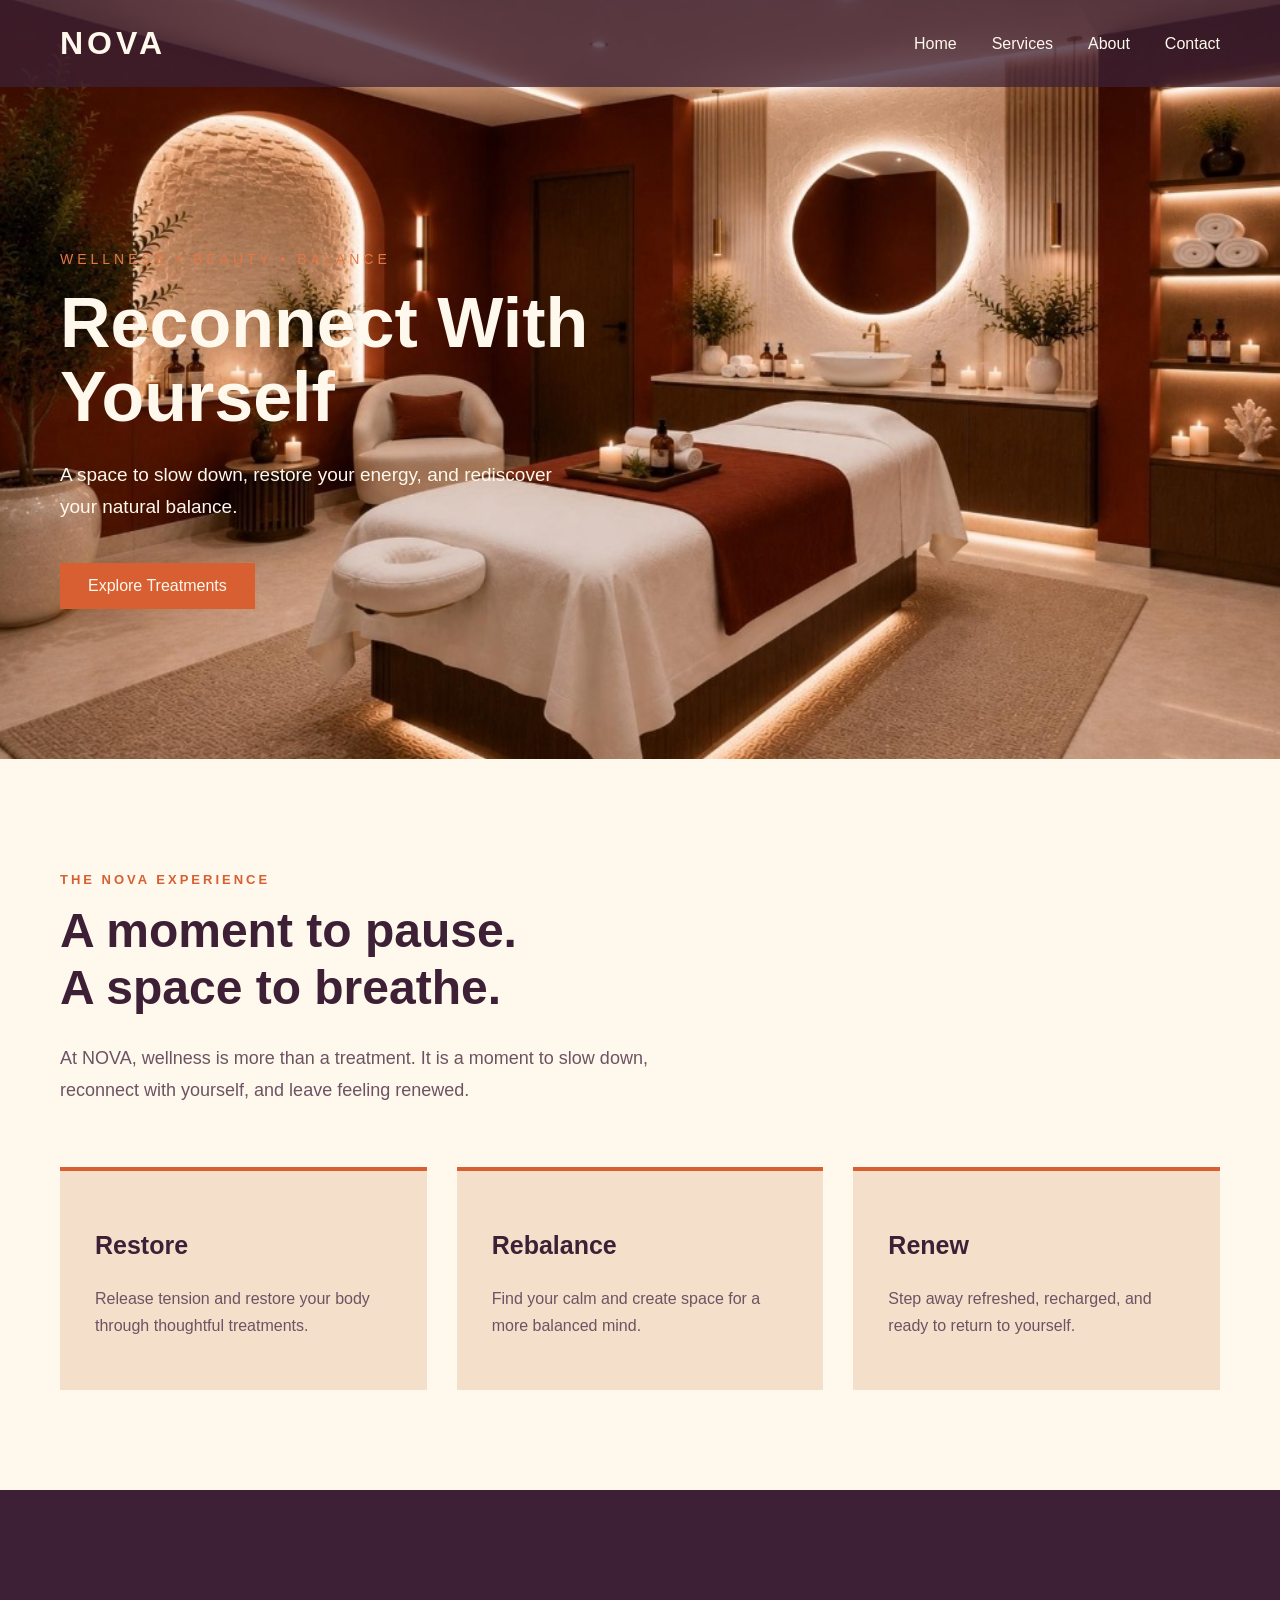
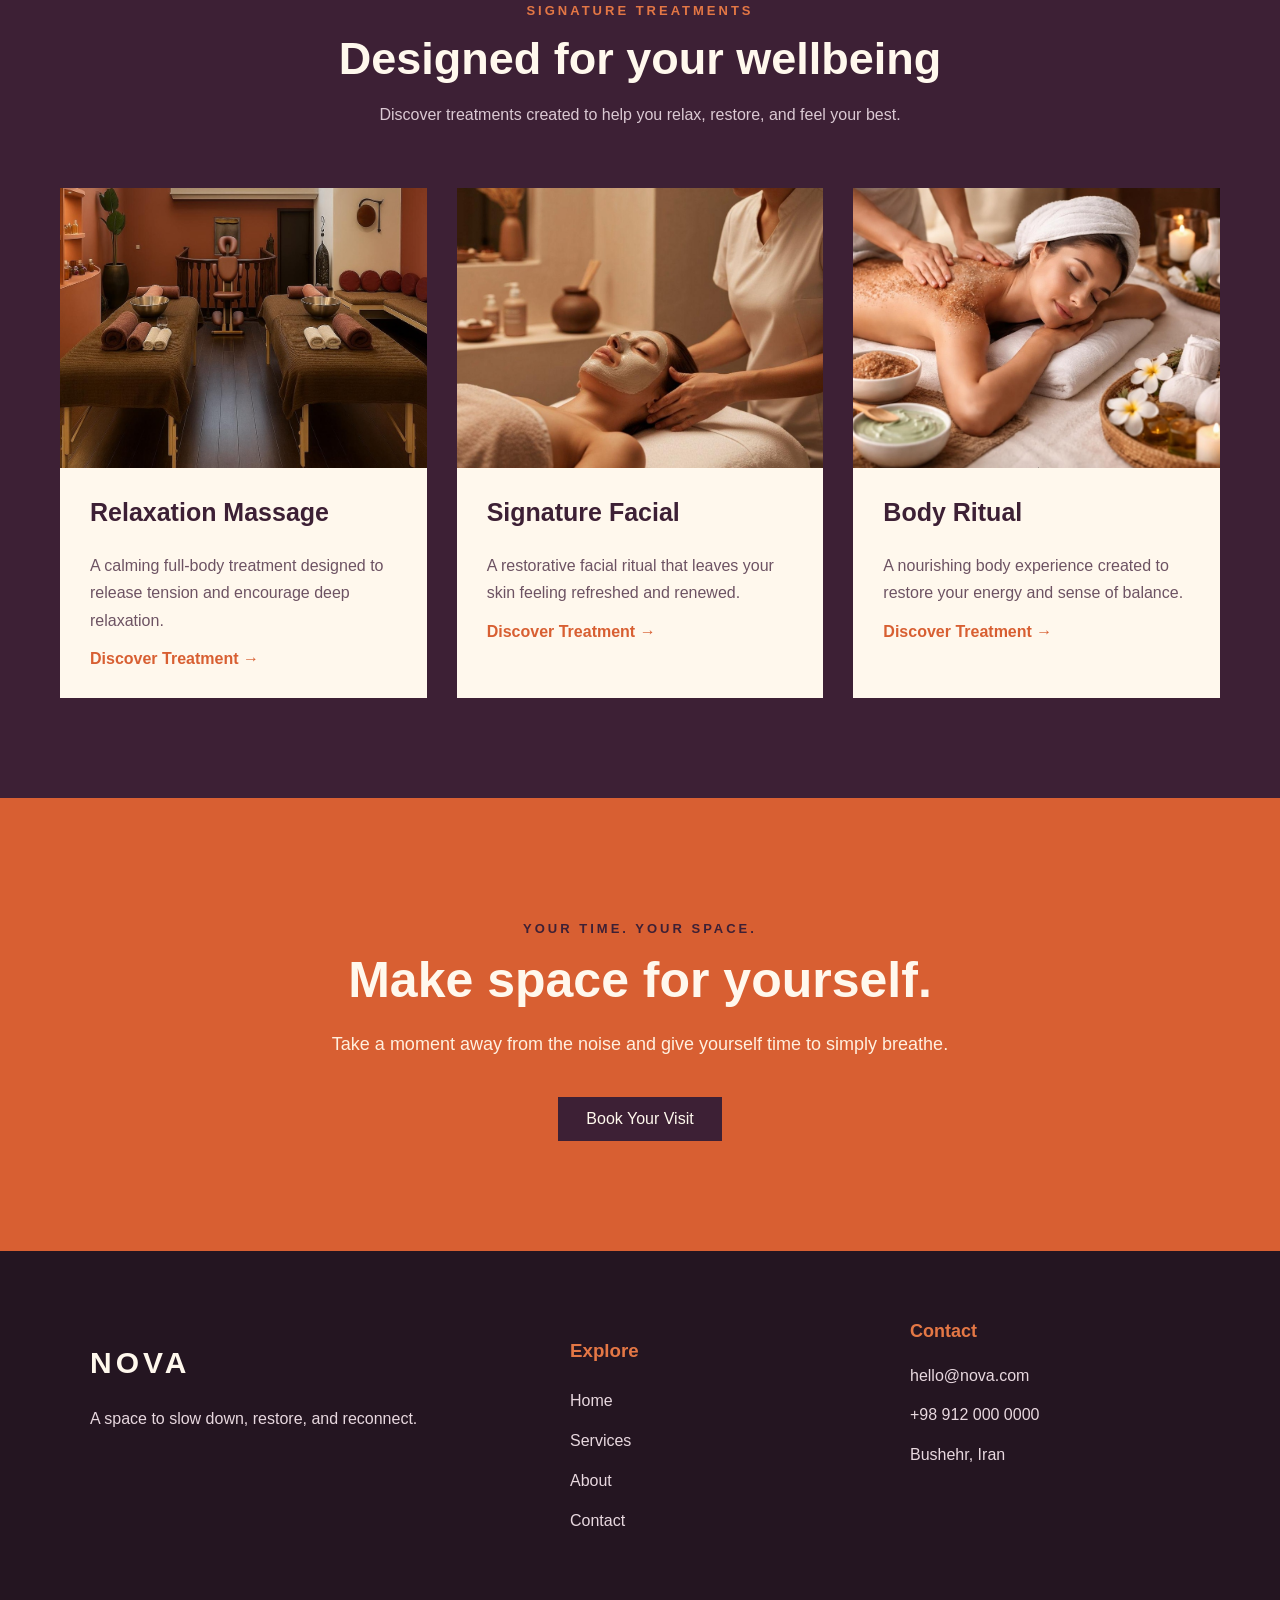
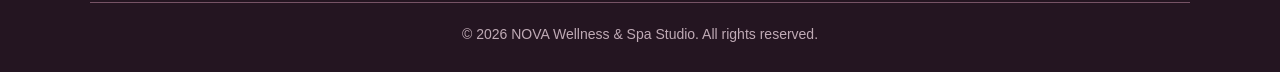
<file: index.html>
<!DOCTYPE html>
<html lang="en">

<head>
    <meta charset="UTF-8">
    <meta name="viewport" content="width=device-width, initial-scale=1.0">
    <title>NOVA — Wellness & Spa Studio</title>
    <link rel="stylesheet" href="style.css">
</head>

<body>
    <header class="hero">

    <nav class="navbar">

        <a href="index.html" class="logo">NOVA</a>

        <ul class="nav-links">
            <li><a href="index.html">Home</a></li>
            <li><a href="services.html">Services</a></li>
            <li><a href="about.html">About</a></li>
            <li><a href="contact.html">Contact</a></li>
        </ul>

    </nav>

    <div class="hero-content">

        <p class="hero-subtitle">WELLNESS • BEAUTY • BALANCE</p>

        <h1>Reconnect With<br>Yourself</h1>

        <p class="hero-text">
            A space to slow down, restore your energy,
            and rediscover your natural balance.
        </p>

        <a href="services.html" class="hero-button">Explore Treatments</a>

    </div>

</header>
<section class="intro">

    <div class="intro-content">

        <p class="section-label">THE NOVA EXPERIENCE</p>

        <h2>A moment to pause.<br>A space to breathe.</h2>

        <p class="intro-text">
            At NOVA, wellness is more than a treatment.
            It is a moment to slow down, reconnect with yourself,
            and leave feeling renewed.
        </p>

    </div>

    <div class="intro-features">

        <div class="feature-card">
            <h3>Restore</h3>
            <p>
                Release tension and restore your body
                through thoughtful treatments.
            </p>
        </div>

        <div class="feature-card">
            <h3>Rebalance</h3>
            <p>
                Find your calm and create space
                for a more balanced mind.
            </p>
        </div>

        <div class="feature-card">
            <h3>Renew</h3>
            <p>
                Step away refreshed, recharged,
                and ready to return to yourself.
            </p>
        </div>

    </div>

</section>
<section class="treatments">

    <div class="section-heading">
        <p class="section-label">SIGNATURE TREATMENTS</p>
        <h2>Designed for your wellbeing</h2>
        <p>
            Discover treatments created to help you
            relax, restore, and feel your best.
        </p>
    </div>

    <div class="treatment-grid">

        <div class="treatment-card">

            <div class="treatment-image">
                <img src="massage.jpg" alt="Relaxing massage treatment">
            </div>

            <div class="treatment-info">
                <h3>Relaxation Massage</h3>
                <p>
                    A calming full-body treatment designed
                    to release tension and encourage deep relaxation.
                </p>
                <a href="services.html">Discover Treatment →</a>
            </div>

        </div>


        <div class="treatment-card">

            <div class="treatment-image">
                <img src="facial.jpg" alt="Luxury facial treatment">
            </div>

            <div class="treatment-info">
                <h3>Signature Facial</h3>
                <p>
                    A restorative facial ritual that leaves
                    your skin feeling refreshed and renewed.
                </p>
                <a href="services.html">Discover Treatment →</a>
            </div>

        </div>


        <div class="treatment-card">

            <div class="treatment-image">
                <img src="body.jpg" alt="Wellness body treatment">
            </div>

            <div class="treatment-info">
                <h3>Body Ritual</h3>
                <p>
                    A nourishing body experience created
                    to restore your energy and sense of balance.
                </p>
                <a href="services.html">Discover Treatment →</a>
            </div>

        </div>

    </div>

</section>
<section class="cta">

    <div class="cta-content">

        <p class="section-label">YOUR TIME. YOUR SPACE.</p>

        <h2>Make space for yourself.</h2>

        <p>
            Take a moment away from the noise
            and give yourself time to simply breathe.
        </p>

        <a href="contact.html" class="cta-button">
            Book Your Visit
        </a>

    </div>

</section>
<footer class="footer">

    <div class="footer-content">

        <div class="footer-brand">
            <h2>NOVA</h2>
            <p>
                A space to slow down,
                restore, and reconnect.
            </p>
        </div>

        <div class="footer-links">
            <h3>Explore</h3>
            <a href="index.html">Home</a>
            <a href="services.html">Services</a>
            <a href="about.html">About</a>
            <a href="contact.html">Contact</a>
        </div>

         <div class="footer-contact">
            <h4>Contact</h4>
            <p>hello@nova.com</p>
            <p>+98 912 000 0000</p>
            <p>Bushehr, Iran</p>
        </div>

    </div>

    <div class="footer-bottom">
        <p>© 2026 NOVA Wellness & Spa Studio. All rights reserved.</p>
    </div>

</footer>

</body>

</html>
</file>
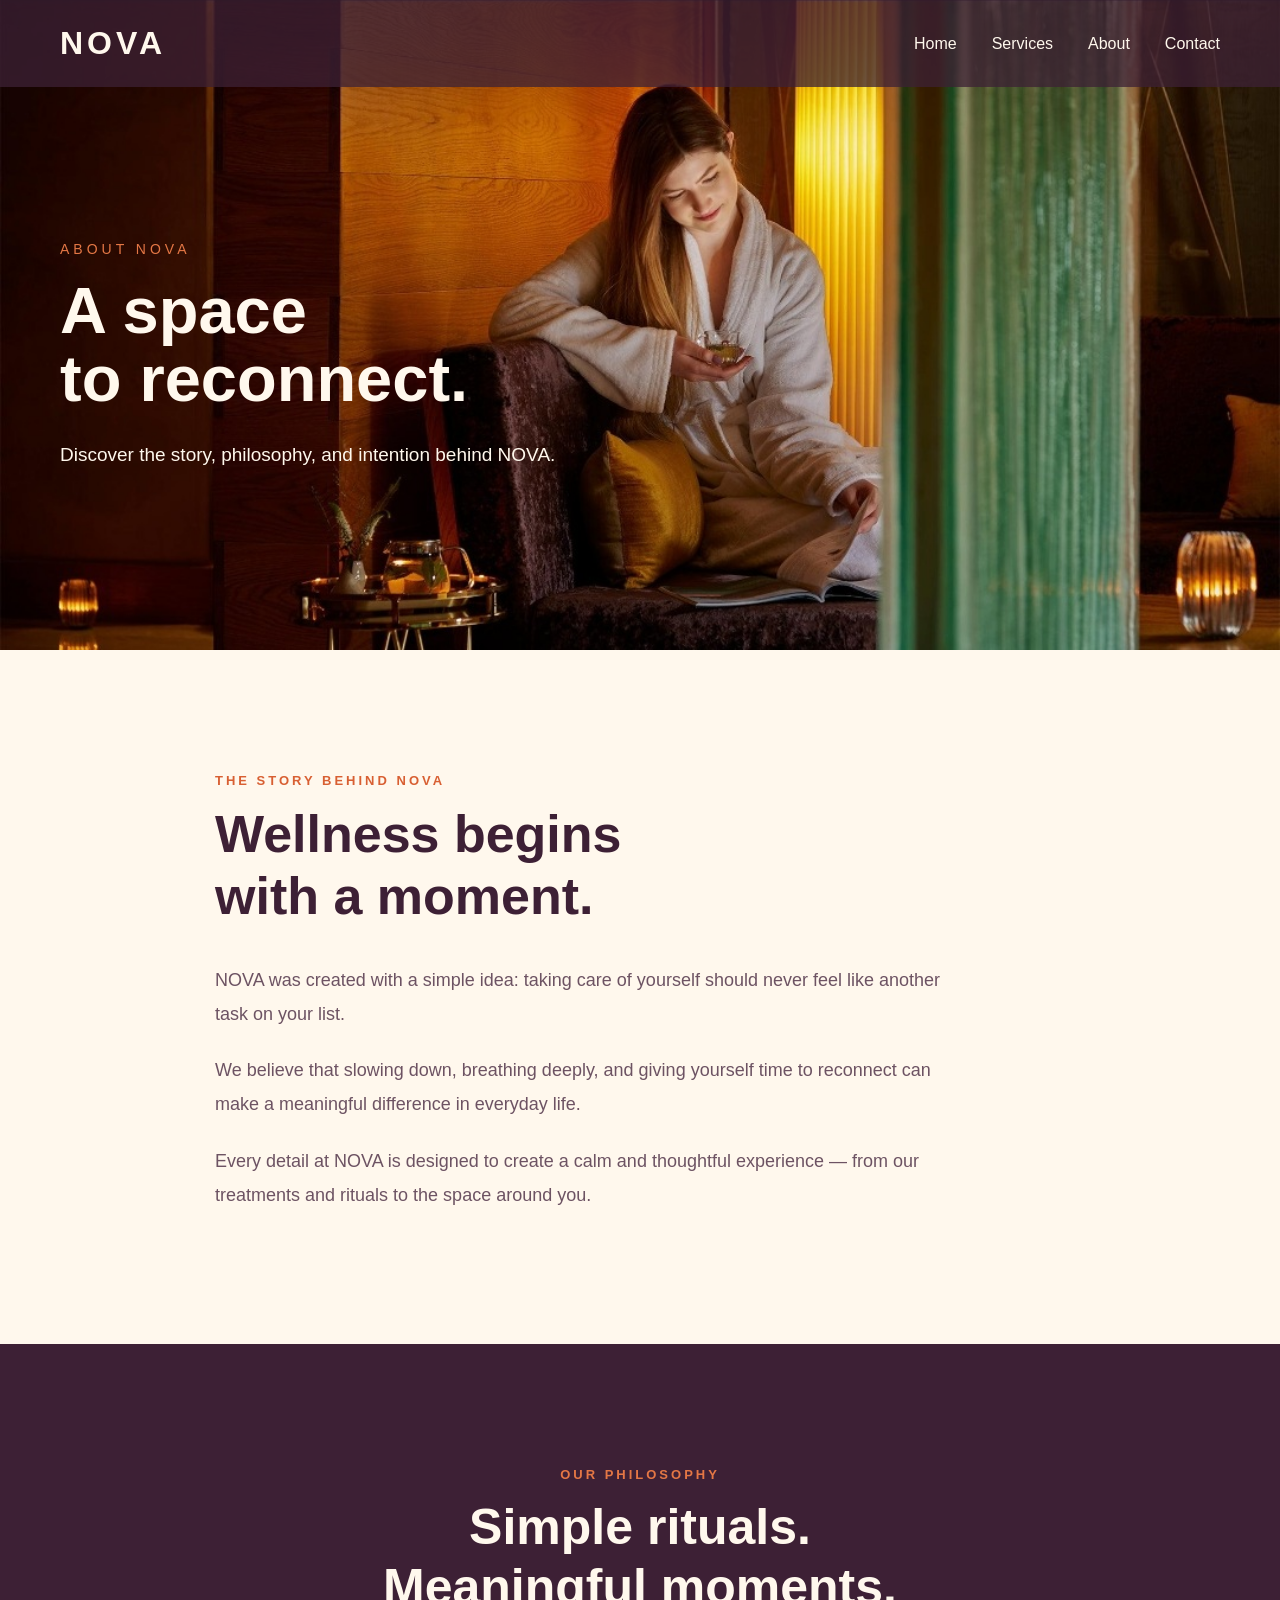
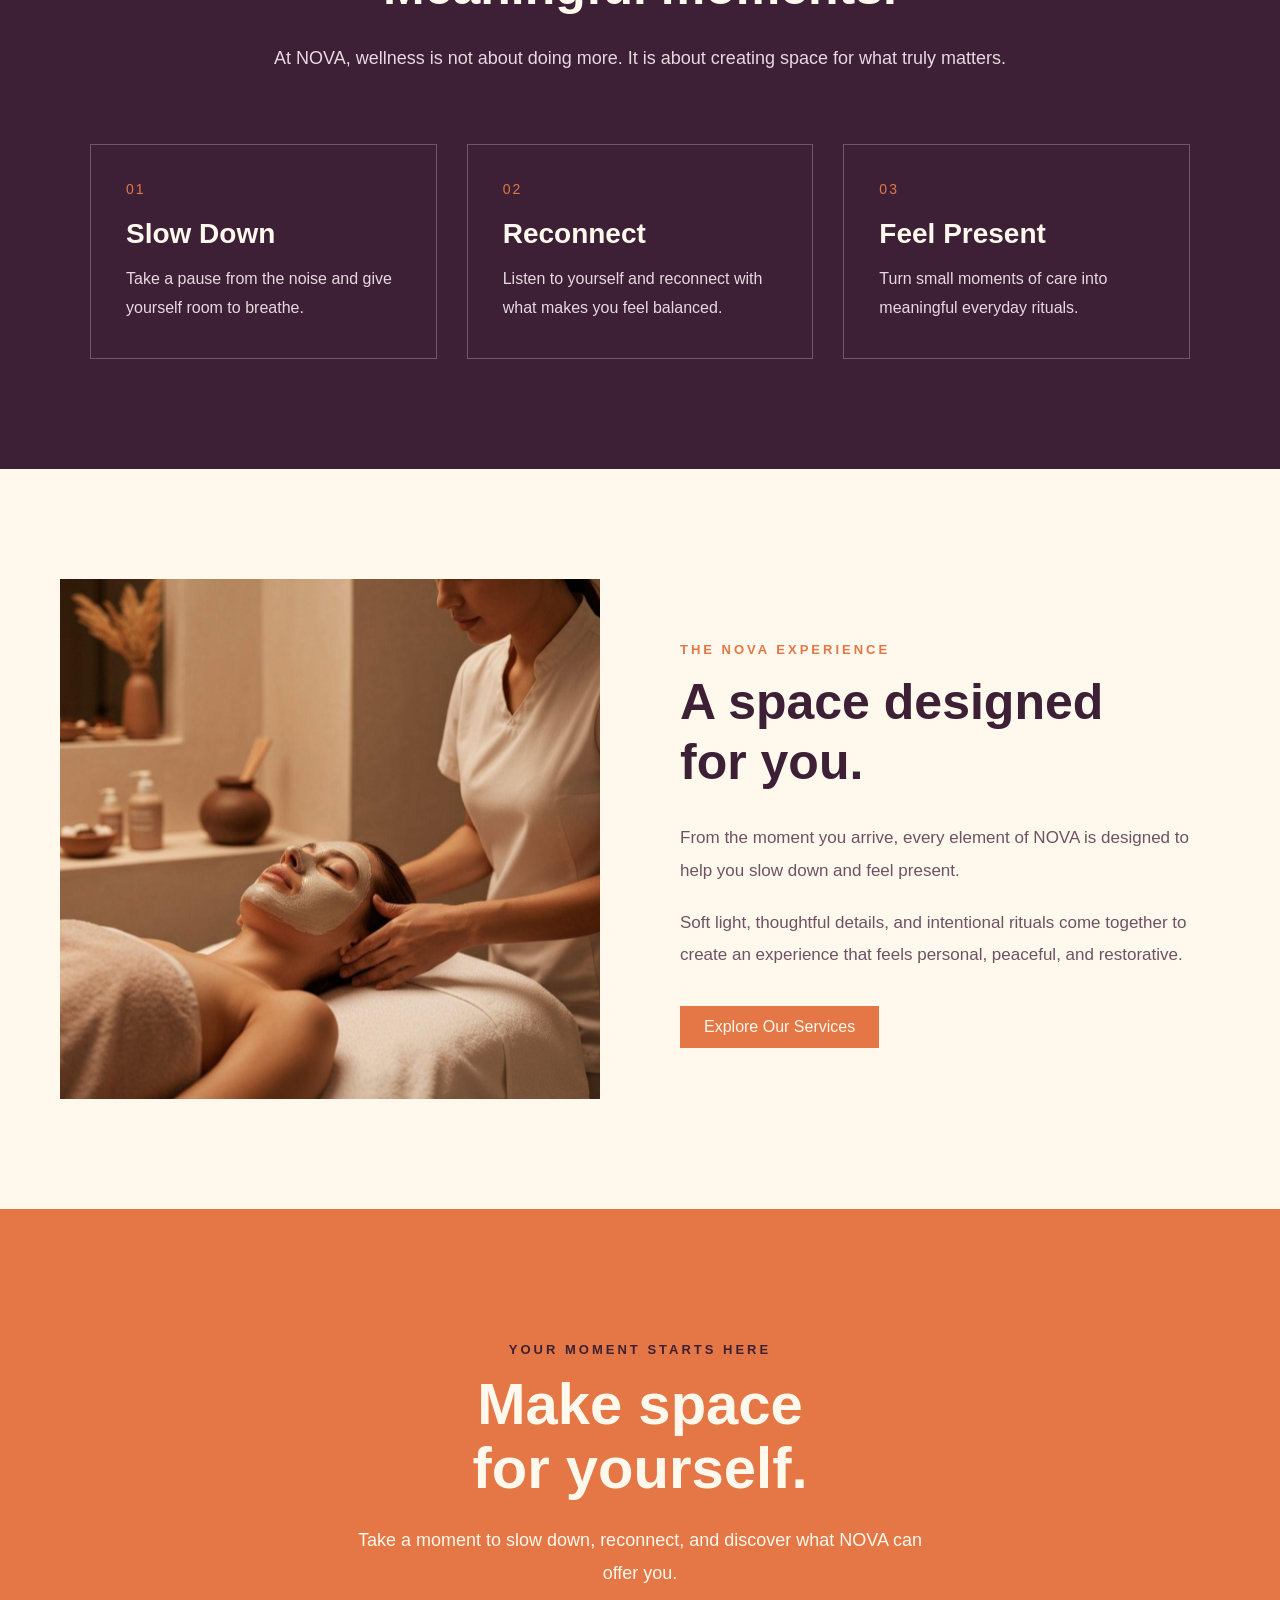
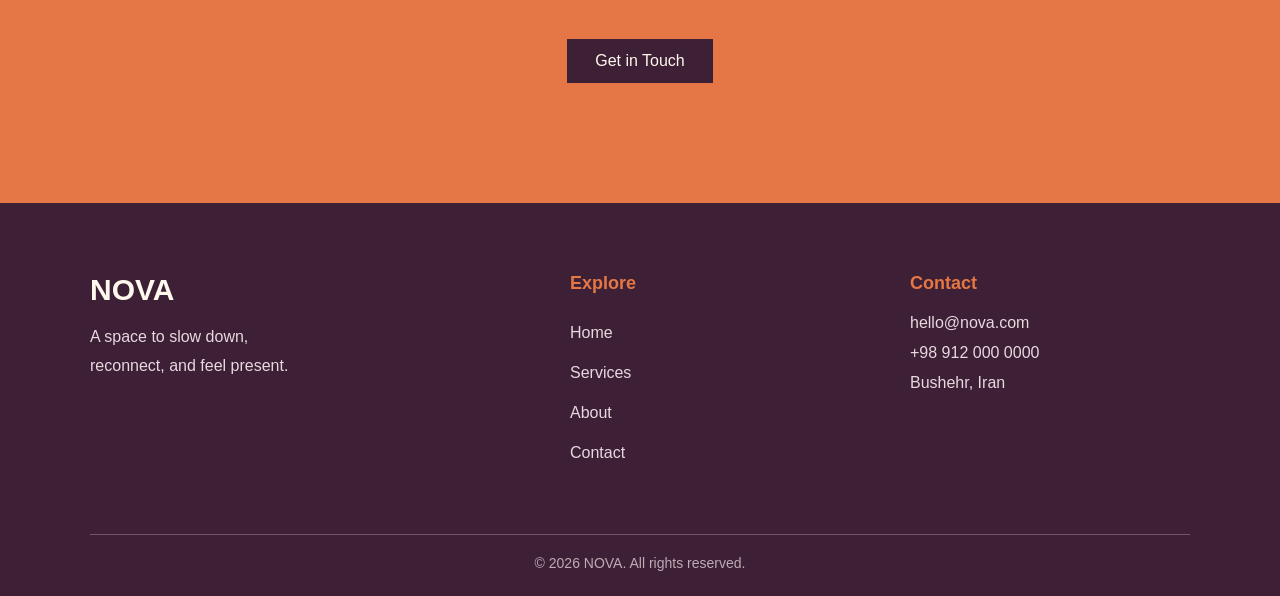
<file: about.html>
<!DOCTYPE html>
<html lang="en">

<head>
    <meta charset="UTF-8">
    <meta name="viewport" content="width=device-width, initial-scale=1.0">

    <title>NOVA — About</title>

    <link rel="stylesheet" href="style.css">
</head>

<body>
    <header class="about-hero">

    <nav class="navbar">

        <a href="index.html" class="logo">NOVA</a>

        <ul class="nav-links">
            <li><a href="index.html">Home</a></li>
            <li><a href="services.html">Services</a></li>
            <li><a href="about.html">About</a></li>
            <li><a href="contact.html">Contact</a></li>
        </ul>

    </nav>

    <div class="about-hero-content">

        <p class="hero-subtitle">ABOUT NOVA</p>

        <h1>A space<br>to reconnect.</h1>

        <p class="hero-text">
            Discover the story, philosophy,
            and intention behind NOVA.
        </p>

    </div>

</header>
<section class="about-story">

    <div class="about-story-content">

        <p class="section-label">THE STORY BEHIND NOVA</p>

        <h2>Wellness begins<br>with a moment.</h2>

        <p>
            NOVA was created with a simple idea:
            taking care of yourself should never feel like
            another task on your list.
        </p>

        <p>
            We believe that slowing down, breathing deeply,
            and giving yourself time to reconnect can make
            a meaningful difference in everyday life.
        </p>

        <p>
            Every detail at NOVA is designed to create
            a calm and thoughtful experience — from our
            treatments and rituals to the space around you.
        </p>

    </div>

</section>
<section class="about-philosophy">

    <div class="philosophy-intro">

        <p class="section-label">OUR PHILOSOPHY</p>

        <h2>Simple rituals.<br>Meaningful moments.</h2>

        <p>
            At NOVA, wellness is not about doing more.
            It is about creating space for what truly matters.
        </p>

    </div>

    <div class="philosophy-items">

        <div class="philosophy-item">
            <span>01</span>
            <h3>Slow Down</h3>
            <p>
                Take a pause from the noise
                and give yourself room to breathe.
            </p>
        </div>

        <div class="philosophy-item">
            <span>02</span>
            <h3>Reconnect</h3>
            <p>
                Listen to yourself and reconnect
                with what makes you feel balanced.
            </p>
        </div>

        <div class="philosophy-item">
            <span>03</span>
            <h3>Feel Present</h3>
            <p>
                Turn small moments of care
                into meaningful everyday rituals.
            </p>
        </div>

    </div>

</section>
<section class="about-experience">

    <div class="experience-image">
        <img src="about-experience.jpg" alt="NOVA wellness space">
    </div>

    <div class="experience-content">

        <p class="section-label">THE NOVA EXPERIENCE</p>

        <h2>A space designed<br>for you.</h2>

        <p>
            From the moment you arrive, every element
            of NOVA is designed to help you slow down
            and feel present.
        </p>

        <p>
            Soft light, thoughtful details, and intentional
            rituals come together to create an experience
            that feels personal, peaceful, and restorative.
        </p>

        <a href="services.html" class="experience-button">
            Explore Our Services
        </a>

    </div>

</section>
<section class="about-cta">

    <p class="section-label">YOUR MOMENT STARTS HERE</p>

    <h2>Make space<br>for yourself.</h2>

    <p>
        Take a moment to slow down, reconnect,
        and discover what NOVA can offer you.
    </p>

    <a href="contact.html" class="cta-button">
        Get in Touch
    </a>

</section>
<footer class="site-footer">

    <div class="footer-content">

        <div class="footer-brand">
            <h3>NOVA</h3>
            <p>
                A space to slow down,<br>
                reconnect, and feel present.
            </p>
        </div>

        <div class="footer-links">
            <h4>Explore</h4>
            <a href="index.html">Home</a>
            <a href="services.html">Services</a>
            <a href="about.html">About</a>
            <a href="contact.html">Contact</a>
        </div>

        <div class="footer-contact">
            <h4>Contact</h4>
            <p>hello@nova.com</p>
            <p>+98 912 000 0000</p>
            <p>Bushehr, Iran</p>
        </div>

    </div>

    <div class="footer-bottom">
        <p>© 2026 NOVA. All rights reserved.</p>
    </div>

</footer>

</body>

</html>
</file>
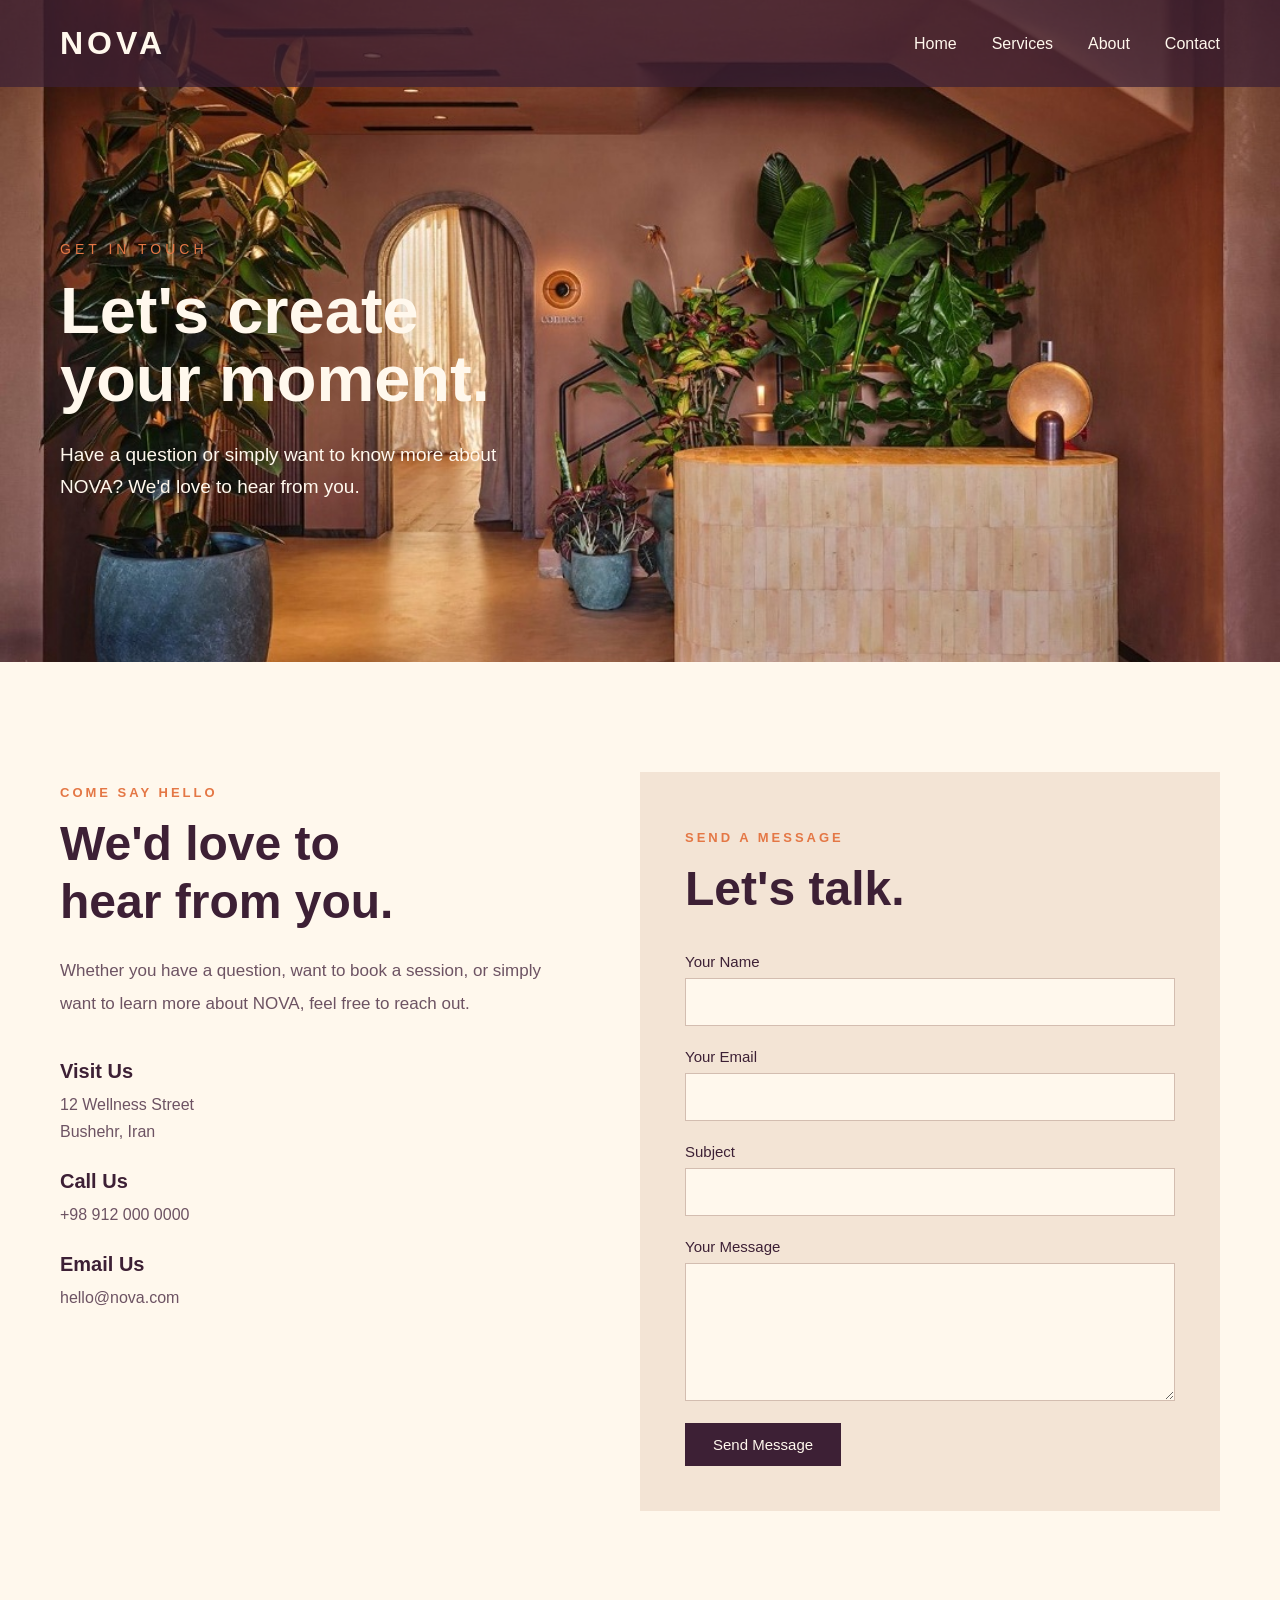
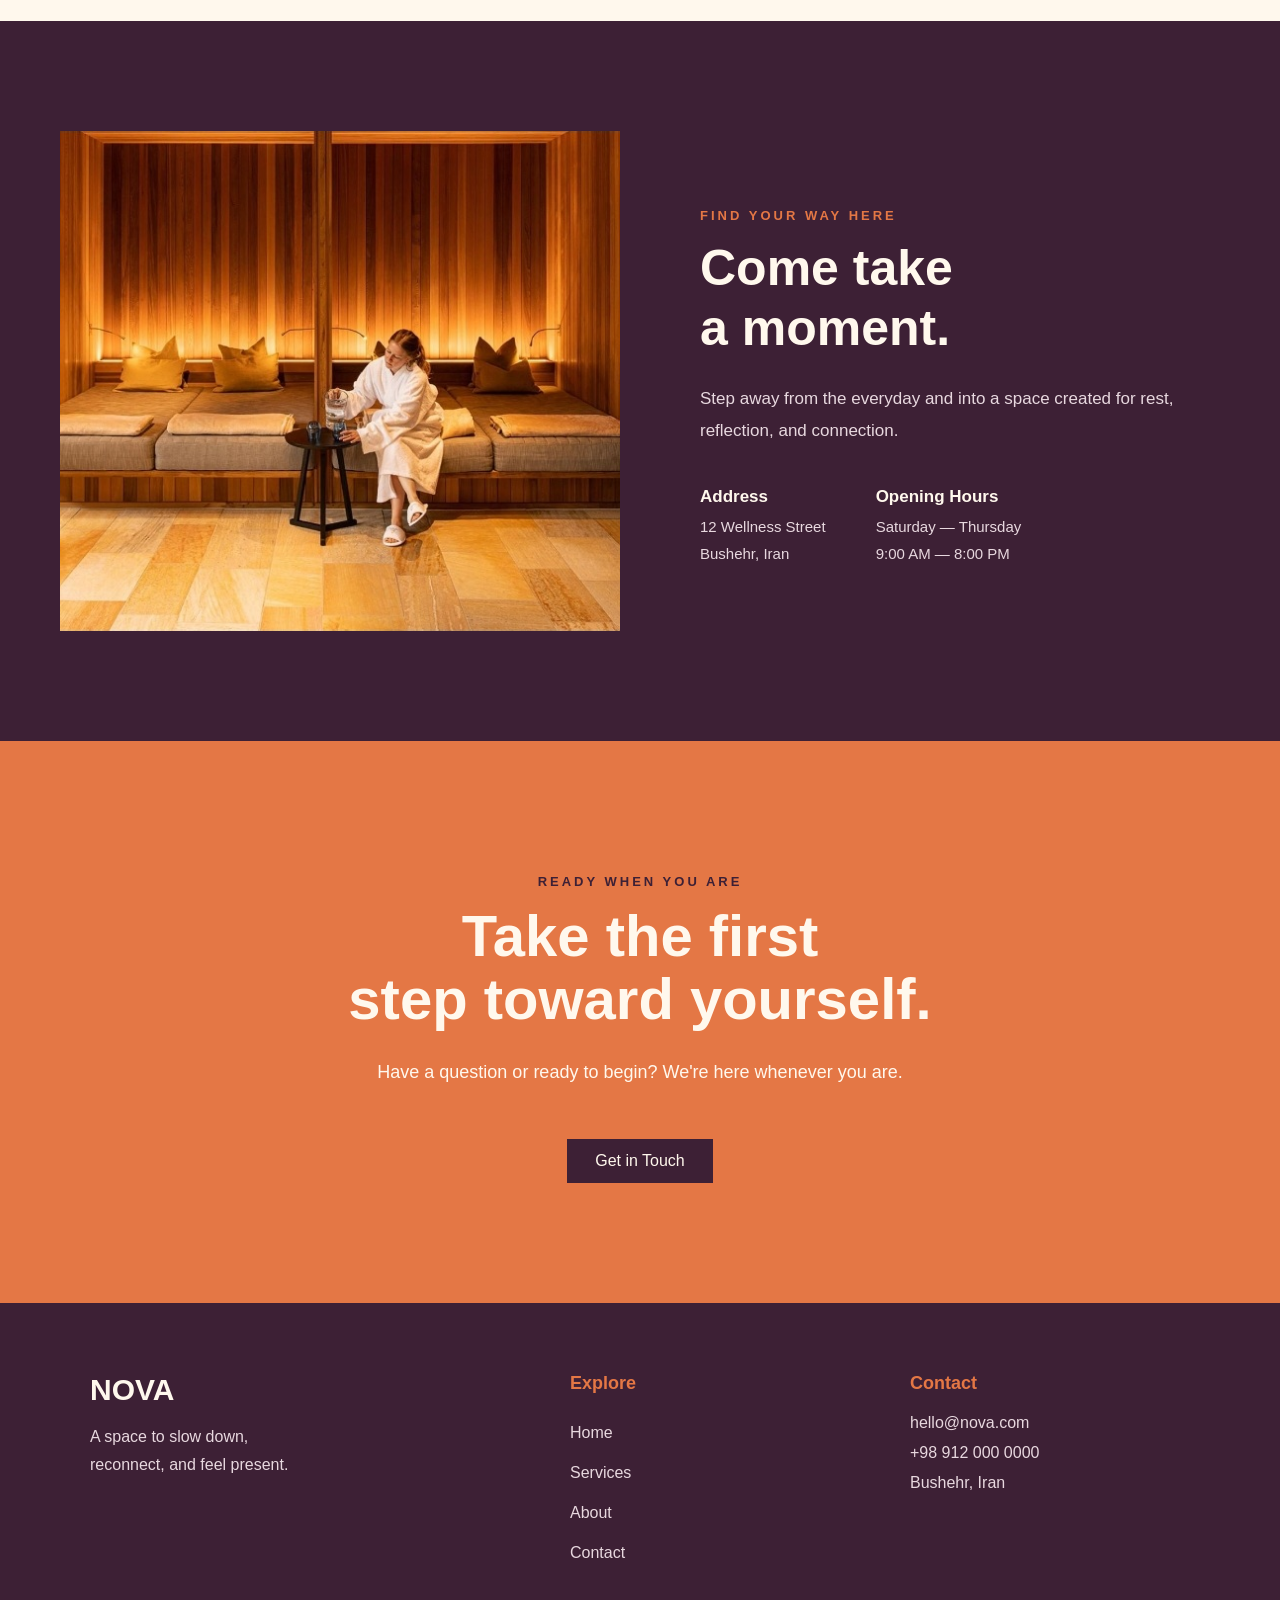
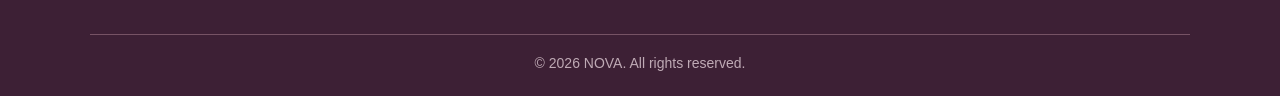
<file: contact.html>
<!DOCTYPE html>
<html lang="en">

<head>
    <meta charset="UTF-8">
    <meta name="viewport" content="width=device-width, initial-scale=1.0">

    <title>NOVA — Contact</title>

    <link rel="stylesheet" href="style.css">
</head>

<body>

<header class="contact-hero">

    <nav class="navbar">

        <a href="index.html" class="logo">NOVA</a>

        <ul class="nav-links">
            <li><a href="index.html">Home</a></li>
            <li><a href="services.html">Services</a></li>
            <li><a href="about.html">About</a></li>
            <li><a href="contact.html">Contact</a></li>
        </ul>

    </nav>

    <div class="contact-hero-content">

        <p class="hero-subtitle">GET IN TOUCH</p>

        <h1>Let's create<br>your moment.</h1>

        <p class="hero-text">
            Have a question or simply want to
            know more about NOVA? We'd love to hear from you.
        </p>

    </div>

</header>
<section class="contact-section">

    <div class="contact-info">

        <p class="section-label">COME SAY HELLO</p>

        <h2>We'd love to<br>hear from you.</h2>

        <p>
            Whether you have a question, want to book a session,
            or simply want to learn more about NOVA,
            feel free to reach out.
        </p>

        <div class="contact-details">

            <div class="contact-detail">
                <h3>Visit Us</h3>
                <p>12 Wellness Street<br>Bushehr, Iran</p>
            </div>

            <div class="contact-detail">
                <h3>Call Us</h3>
                <p>+98 912 000 0000</p>
            </div>

            <div class="contact-detail">
                <h3>Email Us</h3>
                <p>hello@nova.com</p>
            </div>

        </div>

    </div>


    <div class="contact-form">

        <p class="section-label">SEND A MESSAGE</p>

        <h2>Let's talk.</h2>

        <form>

            <label for="name">Your Name</label>
            <input type="text" id="name" name="name" required>

            <label for="email">Your Email</label>
            <input type="email" id="email" name="email" required>

            <label for="subject">Subject</label>
            <input type="text" id="subject" name="subject">

            <label for="message">Your Message</label>
            <textarea id="message" name="message" rows="6" required></textarea>

            <button type="submit">Send Message</button>

        </form>

    </div>

</section>
<section class="contact-location">

    <div class="location-image">
        <img src="nova-location.jpg" alt="NOVA location">
    </div>

    <div class="location-content">

        <p class="section-label">FIND YOUR WAY HERE</p>

        <h2>Come take<br>a moment.</h2>

        <p>
            Step away from the everyday and into a space
            created for rest, reflection, and connection.
        </p>

        <div class="location-details">

            <p>
                <strong>Address</strong><br>
                12 Wellness Street<br>
                Bushehr, Iran
            </p>

            <p>
                <strong>Opening Hours</strong><br>
                Saturday — Thursday<br>
                9:00 AM — 8:00 PM
            </p>

        </div>

    </div>

</section>
<section class="contact-cta">

    <p class="section-label">READY WHEN YOU ARE</p>

    <h2>Take the first<br>step toward yourself.</h2>

    <p>
        Have a question or ready to begin?
        We're here whenever you are.
    </p>

    <a href="contact.html" class="cta-button">
        Get in Touch
    </a>

</section>
<footer class="site-footer">

    <div class="footer-content">

        <div class="footer-brand">
            <h3>NOVA</h3>
            <p>
                A space to slow down,<br>
                reconnect, and feel present.
            </p>
        </div>

        <div class="footer-links">
            <h4>Explore</h4>
            <a href="index.html">Home</a>
            <a href="services.html">Services</a>
            <a href="about.html">About</a>
            <a href="contact.html">Contact</a>
        </div>

        <div class="footer-contact">
            <h4>Contact</h4>
            <p>hello@nova.com</p>
            <p>+98 912 000 0000</p>
            <p>Bushehr, Iran</p>
        </div>

    </div>

    <div class="footer-bottom">
        <p>© 2026 NOVA. All rights reserved.</p>
    </div>

</footer>
</body>
</html>
</file>
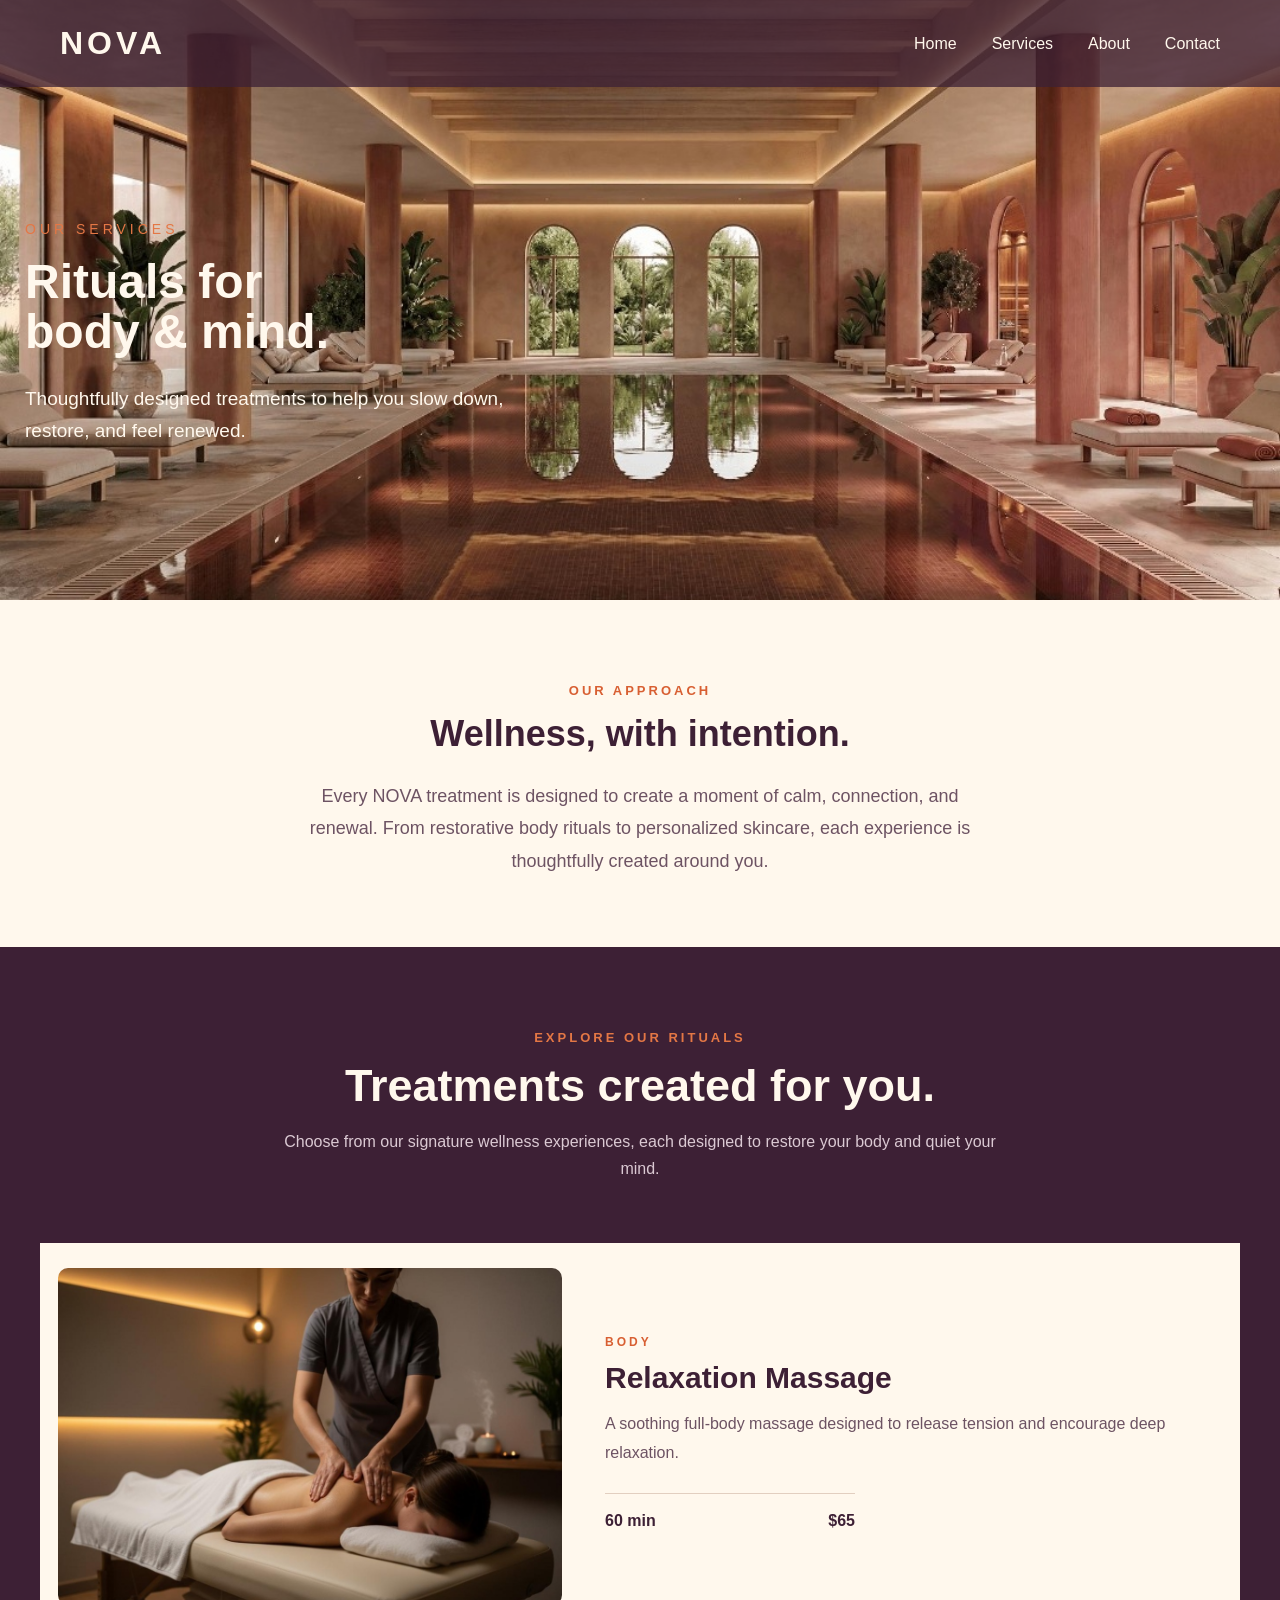
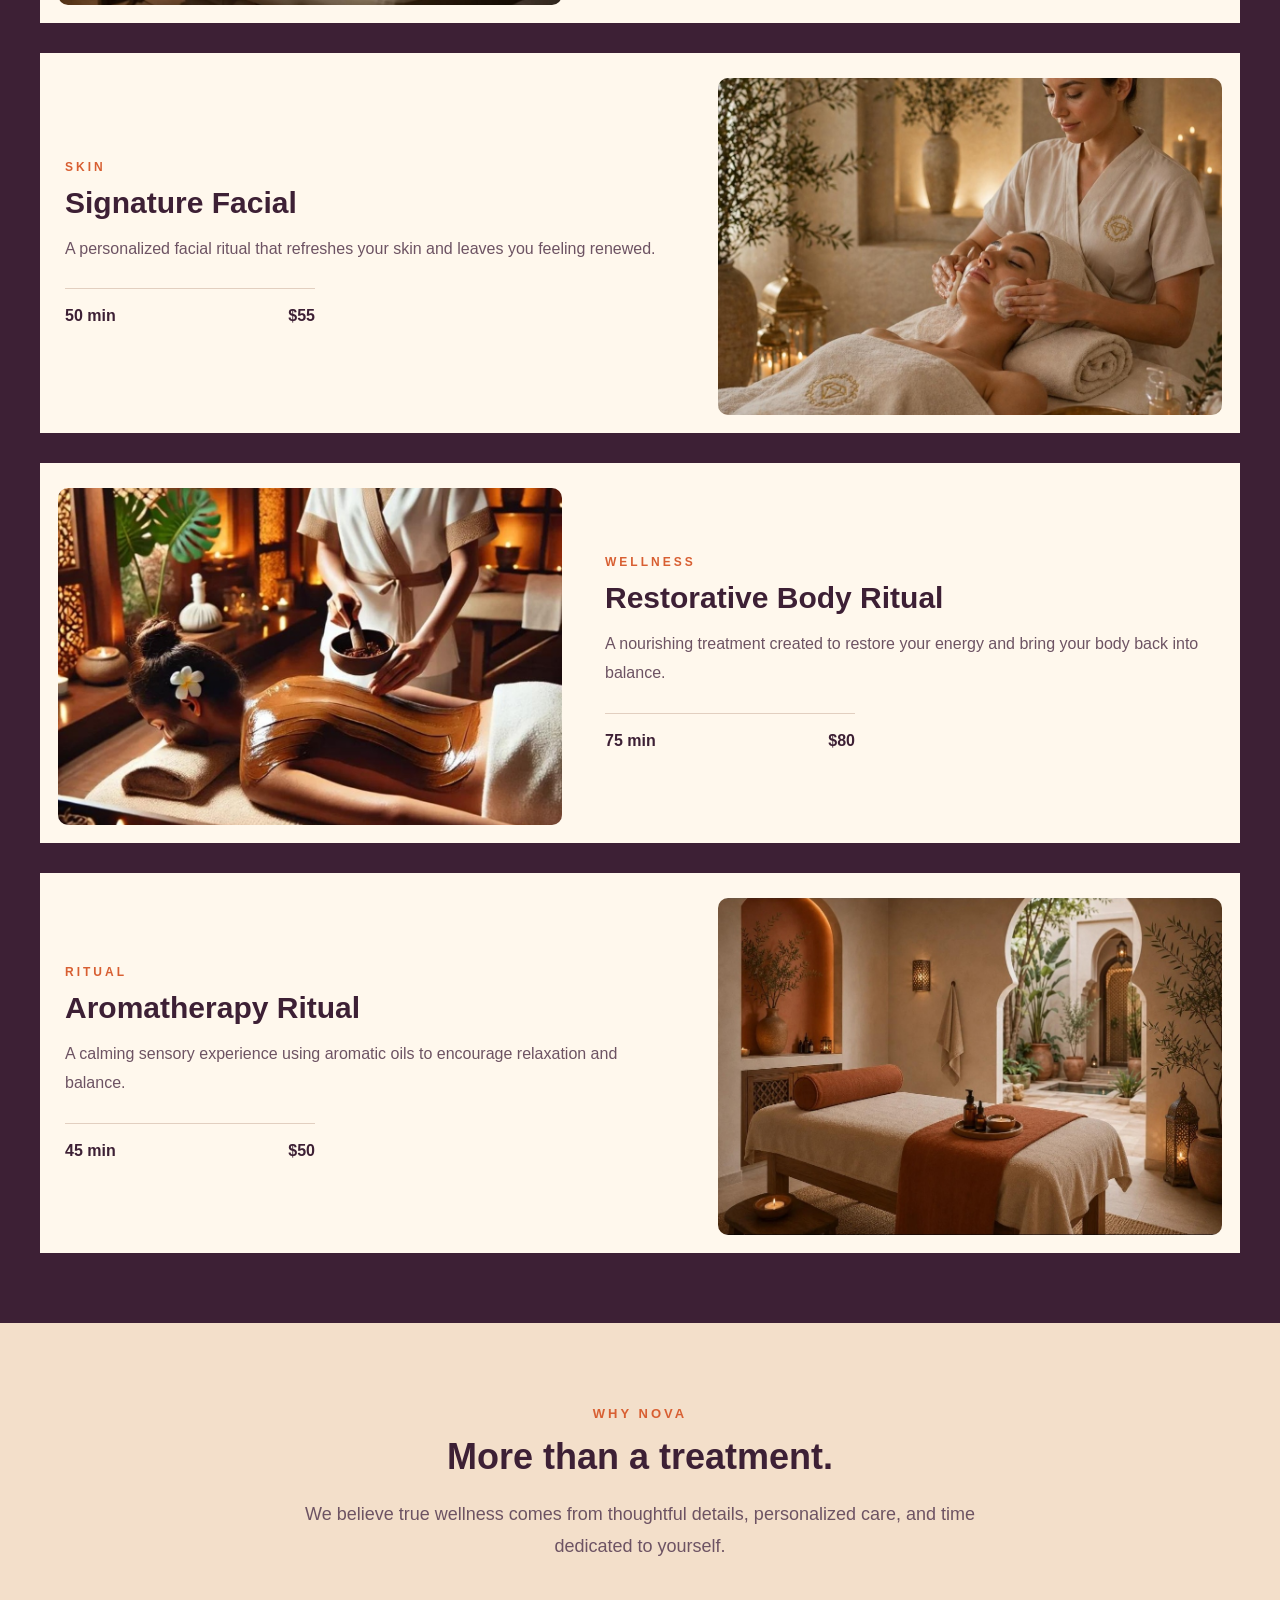
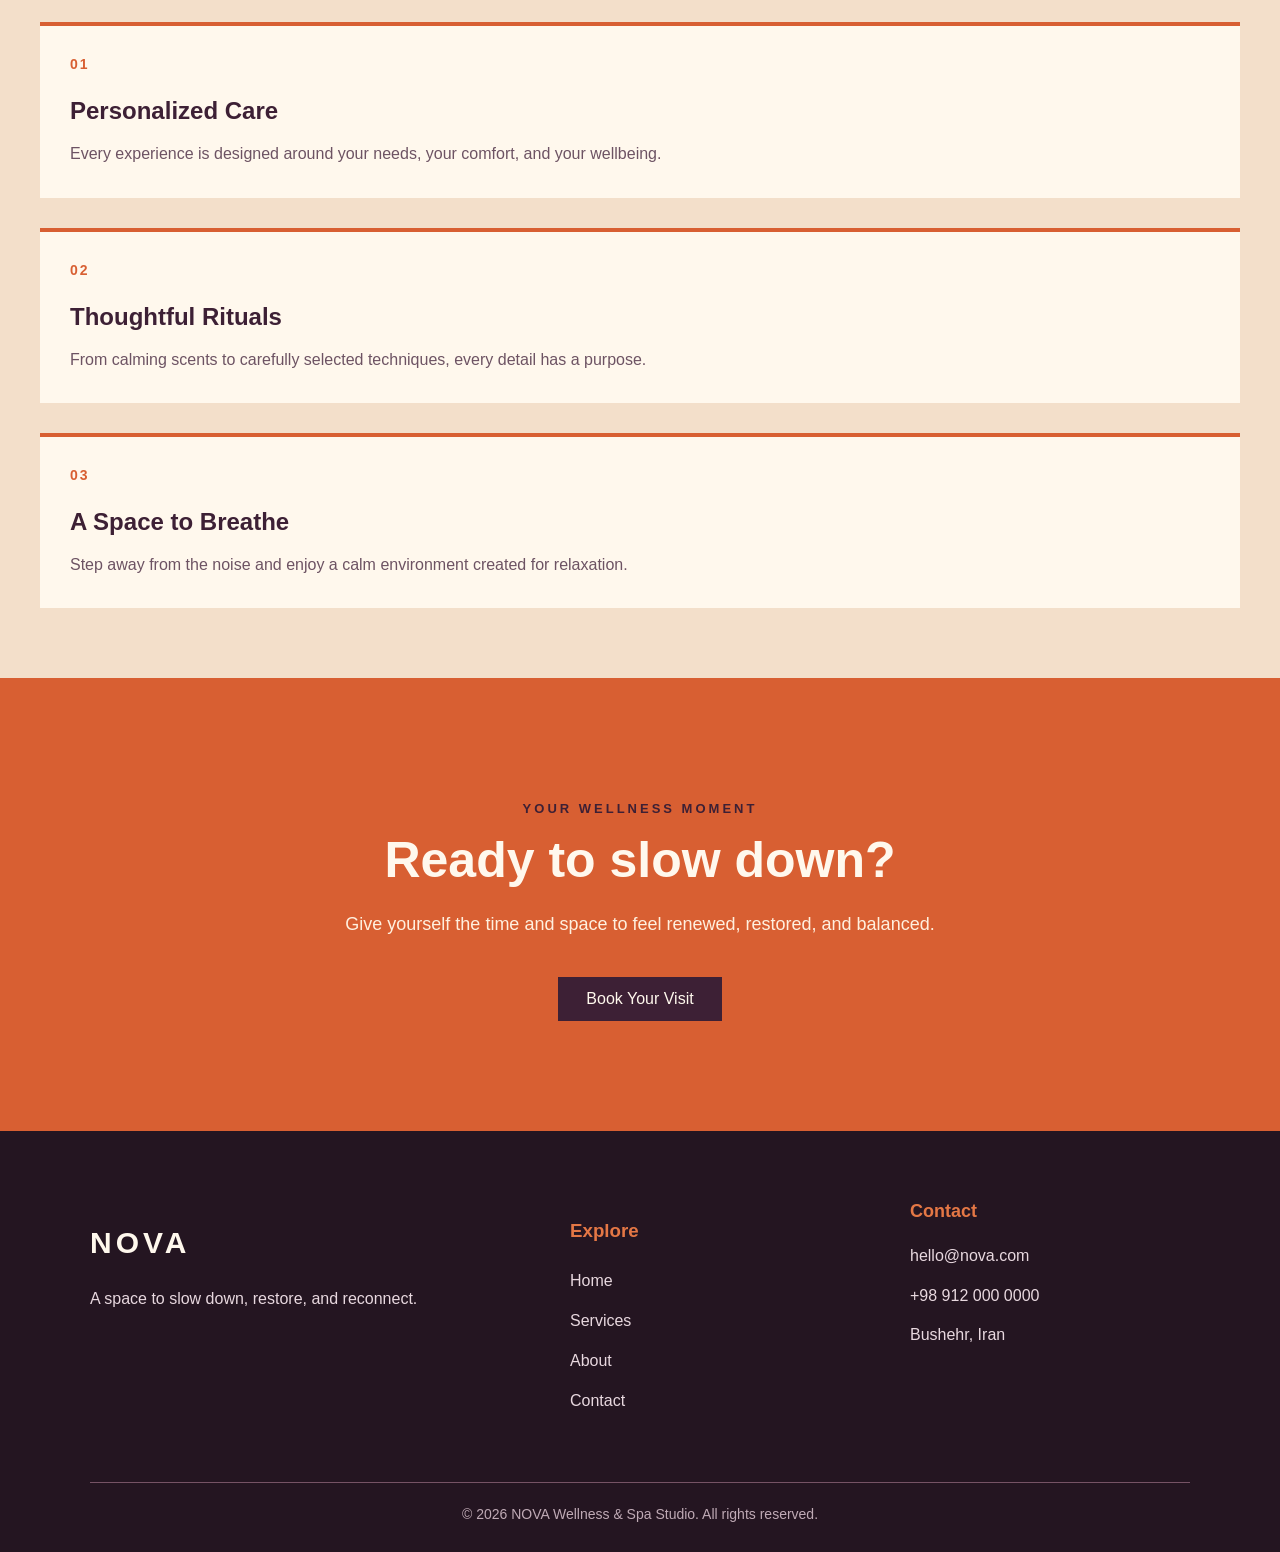
<file: services.html>
<!DOCTYPE html>
<html lang="en">

<head>
    <meta charset="UTF-8">
    <meta name="viewport" content="width=device-width, initial-scale=1.0">
    <title>NOVA — Services</title>

    <link rel="stylesheet" href="style.css">
</head>

<body>
    <header class="services-hero">

    <nav class="navbar">

        <a href="index.html" class="logo">NOVA</a>

        <ul class="nav-links">
            <li><a href="index.html">Home</a></li>
            <li><a href="services.html">Services</a></li>
            <li><a href="about.html">About</a></li>
            <li><a href="contact.html">Contact</a></li>
        </ul>

    </nav>


    <div class="services-hero-content">

        <p class="hero-subtitle">OUR SERVICES</p>

        <h1>Rituals for<br>body & mind.</h1>

        <p class="hero-text">
            Thoughtfully designed treatments
            to help you slow down, restore,
            and feel renewed.
        </p>

    </div>

</header>
<section class="services-intro">

    <div class="services-intro-content">

        <p class="section-label">OUR APPROACH</p>

        <h2>Wellness, with intention.</h2>

        <p>
            Every NOVA treatment is designed to create
            a moment of calm, connection, and renewal.
            From restorative body rituals to personalized
            skincare, each experience is thoughtfully created
            around you.
        </p>

    </div>

</section>
<section class="services-list">

    <div class="section-heading">

        <p class="section-label">EXPLORE OUR RITUALS</p>

        <h2>Treatments created for you.</h2>

        <p>
            Choose from our signature wellness experiences,
            each designed to restore your body and quiet your mind.
        </p>

    </div>


    <div class="services-grid">


        <div class="service-card">

            <div class="service-image">
                <img src="massage-service.jpg" alt="Relaxation massage">
            </div>

            <div class="service-info">

                <p class="service-category">BODY</p>

                <h3>Relaxation Massage</h3>

                <p>
                    A soothing full-body massage designed
                    to release tension and encourage deep relaxation.
                </p>

                <div class="service-details">
                    <span>60 min</span>
                    <span>$65</span>
                </div>

            </div>

        </div>


        <div class="service-card">

            <div class="service-image">
                <img src="facial-service.jpg" alt="Signature facial">
            </div>

            <div class="service-info">

                <p class="service-category">SKIN</p>

                <h3>Signature Facial</h3>

                <p>
                    A personalized facial ritual that refreshes
                    your skin and leaves you feeling renewed.
                </p>

                <div class="service-details">
                    <span>50 min</span>
                    <span>$55</span>
                </div>

            </div>

        </div>
        <div class="service-card">

            <div class="service-image">
                <img src="body-service.jpg" alt="Restorative body ritual">
            </div>

            <div class="service-info">

                <p class="service-category">WELLNESS</p>

                <h3>Restorative Body Ritual</h3>

                <p>
                    A nourishing treatment created to restore
                    your energy and bring your body back into balance.
                </p>

                <div class="service-details">
                    <span>75 min</span>
                    <span>$80</span>
                </div>

            </div>

        </div>


        <div class="service-card">

            <div class="service-image">
                <img src="aroma.jpg" alt="Aromatherapy ritual">
            </div>

            <div class="service-info">

                <p class="service-category">RITUAL</p>

                <h3>Aromatherapy Ritual</h3>

                <p>
                    A calming sensory experience using
                    aromatic oils to encourage relaxation and balance.
                </p>

                <div class="service-details">
                    <span>45 min</span>
                    <span>$50</span>
                </div>

            </div>

        </div>


    </div>

</section>
<section class="why-nova">

    <div class="why-nova-content">

        <p class="section-label">WHY NOVA</p>

        <h2>More than a treatment.</h2>

        <p class="why-nova-intro">
            We believe true wellness comes from thoughtful
            details, personalized care, and time dedicated to yourself.
        </p>

    </div>


    <div class="why-nova-grid">

        <div class="why-card">

            <span class="why-number">01</span>

            <h3>Personalized Care</h3>

            <p>
                Every experience is designed around
                your needs, your comfort, and your wellbeing.
            </p>

        </div>


        <div class="why-card">

            <span class="why-number">02</span>

            <h3>Thoughtful Rituals</h3>

            <p>
                From calming scents to carefully selected
                techniques, every detail has a purpose.
            </p>

        </div>


        <div class="why-card">

            <span class="why-number">03</span>

            <h3>A Space to Breathe</h3>

            <p>
                Step away from the noise and enjoy
                a calm environment created for relaxation.
            </p>

        </div>

    </div>

</section>
<section class="cta">

    <div class="cta-content">

        <p class="section-label">YOUR WELLNESS MOMENT</p>

        <h2>Ready to slow down?</h2>

        <p>
            Give yourself the time and space
            to feel renewed, restored, and balanced.
        </p>

        <a href="contact.html" class="cta-button">
            Book Your Visit
        </a>

    </div>

</section>
<footer class="footer">

    <div class="footer-content">

        <div class="footer-brand">
            <h2>NOVA</h2>
            <p>
                A space to slow down,
                restore, and reconnect.
            </p>
        </div>


        <div class="footer-links">

            <h3>Explore</h3>

            <a href="index.html">Home</a>
            <a href="services.html">Services</a>
            <a href="about.html">About</a>
            <a href="contact.html">Contact</a>

        </div>


         <div class="footer-contact">
            <h4>Contact</h4>
            <p>hello@nova.com</p>
            <p>+98 912 000 0000</p>
            <p>Bushehr, Iran</p>
        </div>

    </div>


    <div class="footer-bottom">

        <p>
            © 2026 NOVA Wellness & Spa Studio. All rights reserved.
        </p>

    </div>

</footer>

</body>

</html>
</file>
<file: style.css>
* {
    box-sizing: border-box;
}

html {
    scroll-behavior: smooth;
}

body {
    margin: 0;
    font-family: Arial, sans-serif;
    background-color: #fff8ed;
    color: #3d2035;
}


/* =========================
   NAVBAR & HERO
========================= */

.hero {
    min-height: 720px;
    background-image: url("hero2.jpg");
    background-size: cover;
    background-position: center;
    position: relative;
       color: #fff8ed;
}

.navbar {
    display: flex;
    justify-content: space-between;
    align-items: center;
    padding: 25px 60px;
    background-color: rgba(61, 32, 53, 0.75);
}

.logo {
    color: #fff8ed;
    text-decoration: none;
    font-size: 32px;
    font-weight: bold;
    letter-spacing: 4px;
}

.nav-links {
    display: flex;
    gap: 35px;
    list-style: none;
    margin: 0;
    padding: 0;
}

.nav-links a {
    color: #fff8ed;
    text-decoration: none;
    font-size: 16px;
    transition: 0.3s;
}

.nav-links a:hover {
    color: #e47745;
}

.hero-content {
    max-width: 650px;
    padding: 150px 60px;
}

.hero-subtitle {
    color: #e47745;
    font-size: 14px;
    letter-spacing: 4px;
    margin-bottom: 20px;
}

.hero-content h1 {
    font-size: 70px;
    line-height: 1.05;
    margin: 0 0 25px;
}

.hero-text {
    font-size: 19px;
    line-height: 1.7;
    max-width: 520px;
    color: #fff8ed;
}

.hero-button,
.cta-button {
    display: inline-block;
    margin-top: 20px;
    padding: 14px 28px;
    background-color: #d85f32;
    color: #fff8ed;
    text-decoration: none;
    transition: 0.3s;
}

.hero-button:hover,
.cta-button:hover {
    background-color: #3d2035;
}
/* =========================
   INTRO
========================= */

.intro {
    padding: 100px 60px;
    background-color: #fff8ed;
}

.intro-content {
    max-width: 750px;
    margin-bottom: 60px;
}

.section-label {
    color: #d85f32;
    font-size: 13px;
    letter-spacing: 3px;
    font-weight: bold;
}

.intro h2 {
    color: #3d2035;
    font-size: 48px;
    line-height: 1.2;
    margin: 15px 0 25px;
}

.intro-text {
    color: #6d5363;
    font-size: 18px;
    line-height: 1.8;
    max-width: 650px;
}

.intro-features {
    display: flex;
    gap: 30px;
}

.feature-card {
    flex: 1;
    padding: 35px;
    background-color: #f3dfca;
    border-top: 4px solid #d85f32;
}

.feature-card h3 {
    color: #3d2035;
    font-size: 25px;
}

.feature-card p {
    color: #6d5363;
    line-height: 1.7;
}
/* =========================
   TREATMENTS
========================= */

.treatments {
    padding: 100px 60px;
    background-color: #3d2035;
}

.section-heading {
    text-align: center;
    max-width: 700px;
    margin: 0 auto 60px;
}

.section-heading .section-label {
    color: #e47745;
}

.section-heading h2 {
    color: #fff8ed;
    font-size: 45px;
    margin: 15px 0;
}

.section-heading > p:last-child {
    color: #dbc9d3;
    line-height: 1.7;
}

.treatment-grid {
    display: flex;
    gap: 30px;
}

.treatment-card {
    flex: 1;
    background-color: #fff8ed;
    overflow: hidden;
    transition: 0.3s;
}

.treatment-card:hover {
    transform: translateY(-8px);
    box-shadow: 0 15px 30px rgba(0, 0, 0, 0.2);
}

.treatment-image {
    width: 100%;
    height: 280px;
    overflow: hidden;
}

.treatment-image img {
    width: 100%;
    height: 100%;
    object-fit: cover;
    transition: 0.5s;
}

.treatment-card:hover .treatment-image img {
    transform: scale(1.05);
}

.treatment-info {
    padding: 30px;
}

.treatment-info h3 {
    color: #3d2035;
    font-size: 25px;
    margin-top: 0;
}

.treatment-info p {
    color: #6d5363;
    line-height: 1.7;
}

.treatment-info a {
    color: #d85f32;
    text-decoration: none;
    font-weight: bold;
}
.treatment-info a :hover{
    color: #3d2035;
}
    /* =========================
   CTA
========================= */

.cta {
    padding: 110px 60px;
    background-color: #d85f32;
    text-align: center;
}

.cta-content {
    max-width: 700px;
    margin: auto;
}

.cta .section-label {
    color: #3d2035;
}

.cta h2 {
    color: #fff8ed;
    font-size: 50px;
    margin: 15px 0 20px;
}

.cta p:not(.section-label) {
    color: #fff0df;
    font-size: 18px;
    line-height: 1.7;
}

.cta-button {
    background-color: #3d2035;
}

.cta-button:hover {
    background-color: #fff8ed;
    color: #3d2035;
}
/* =========================
   FOOTER
========================= */

.footer {
    background-color: #241521;
    color: #fff8ed;
    padding: 70px 60px 25px;
}

.footer-content {
    display: flex;
    justify-content: space-between;
    gap: 60px;
    max-width: 1200px;
    margin: auto;
}

.footer-brand,
.footer-links,
.footer-contact {
    flex: 1;
}

.footer-brand h2 {
    font-size: 30px;
    letter-spacing: 4px;
}

.footer h3 {
    color: #e47745;
    margin-bottom: 20px;
}

.footer p {
    color: #cbbac4;
    line-height: 1.7;
}

.footer-links {
    display: flex;
    flex-direction: column;
    gap: 10px;
}

.footer-links a {
    color: #fff8ed;
    text-decoration: none;
    transition: 0.3s;
}

.footer-links a:hover {
    color: #e47745;
}

.footer-bottom {
    margin-top: 50px;
    padding-top: 20px;
    border-top: 1px solid #51384b;
    text-align: center;
}

.footer-bottom p {
    font-size: 13px;
}


/* =========================
   MOBILE
========================= */

@media (max-width: 768px) {
    .hero{
        min-height: 600px;
        background-position:center;
    }

    .navbar {
        padding: 20px;
        flex-direction: column;
        gap: 20px;
    }

    .nav-links {
        gap: 15px;
        flex-wrap: wrap;
        justify-content: center;
    }

    .hero-content {
        padding: 120px 25px;
    }

    .hero-content h1 {
        font-size: 48px;
    }

    .intro,
    .treatments,
    .cta {
        padding: 70px 25px;
    }

    .intro h2,
    .section-heading h2,
    .cta h2 {
        font-size: 36px;
    }

    .intro-features,
    .treatment-grid,
    .footer-content {
        flex-direction: column;
    }

    .treatment-image {
        height: 250px;
    }

    .footer {
        padding: 60px 25px 25px;
    }
}
/* SERVICES HERO */

.services-hero {
    min-height: 550px;
    background-image: url("services-hero3.jpg");
    background-size:cover;
    background-position: center center;
    position: relative;
    color: #fff8ed;
}

.services-hero-content {
    max-width: 650px;
    padding: 140px 60px;
}

.services-hero-content h1 {
    font-size: 65px;
    line-height: 1.05;
    margin: 0 0 25px;
}

.services-hero-content .hero-subtitle {
    color: #e47745;
}

.services-hero-content .hero-text {
    max-width: 500px;
}
/* SERVICES INTRO */

.services-intro {
    padding: 100px 60px;
    background-color: #fff8ed;
}

.services-intro-content {
    max-width: 800px;
    margin: auto;
    text-align: center;
}

.services-intro-content h2 {
    color: #3d2035;
    font-size: 48px;
    margin: 15px 0 25px;
}

.services-intro-content > p:last-child {
    color: #6d5363;
    font-size: 18px;
    line-height: 1.8;
    max-width: 700px;
    margin: auto;
}
/* SERVICES LIST */

.services-list {
    padding: 100px 60px;
    background-color: #3d2035;
}

.services-list .section-heading {
    max-width: 750px;
    margin: 0 auto 60px;
    text-align: center;
}

.services-list .section-heading .section-label {
    color: #e47745;
}

.services-list .section-heading h2 {
    color: #fff8ed;
    font-size: 45px;
    margin: 15px 0;
}

.services-list .section-heading > p:last-child {
    color: #dbc9d3;
    line-height: 1.7;
}

.services-grid {
    max-width: 1200px;
    margin: auto;
    display: flex;
    flex-direction: column;
    gap: 30px;
}

.service-card {
    display: flex;
    min-height: 330px;
    background-color: #fff8ed;
    overflow: hidden;
    transition: 0.3s;
}

.service-card:hover {
    transform: translateY(-5px);
    box-shadow: 0 15px 30px rgba(0, 0, 0, 0.2);
}

.service-image {
    width: 45%;
    flex-shrink: 0;
    padding:25px 18px 18px;
}

.service-image img {
    width: 100%;
    height: 100%;
    object-fit: cover;
    object-position: center;
    display: block;
    transition: 0.5s;
    border-radius: 10px;
}

.service-card:nth-child(2) .service-image img {
    object-position: center;
}

.service-card:nth-child(3) .service-image img {
    object-position: center;
}

.service-image {
    min-height: 380px;
}

.service-card:hover .service-image img {
    transform: scale(1.03);
}

.service-info {
    width: 55%;
    padding: 45px;
    display: flex;
    flex-direction: column;
    justify-content: center;
}

.service-category {
    color: #d85f32;
    font-size: 12px;
    letter-spacing: 3px;
    font-weight: bold;
    margin: 0 0 12px;
}

.service-info h3 {
    color: #3d2035;
    font-size: 30px;
    margin: 0 0 15px;
}

.service-info > p:not(.service-category) {
    color: #6d5363;
    line-height: 1.8;
    max-width: 600px;
    margin: 0 0 25px;
}

.service-details {
    display: flex;
    justify-content: space-between;
    max-width: 250px;
    padding-top: 18px;
    border-top: 1px solid #e2cfc0;
    color: #3d2035;
    font-weight: bold;
}
.service-card:nth-child(even){
    flex-direction: row-reverse;
}
/* WHY NOVA */

.why-nova {
    padding: 100px 60px;
    background-color: #f3dfca;
}

.why-nova-content {
    max-width: 750px;
    margin: 0 auto 60px;
    text-align: center;
}

.why-nova-content h2 {
    color: #3d2035;
    font-size: 48px;
    margin: 15px 0 20px;
}

.why-nova-intro {
    color: #6d5363;
    font-size: 18px;
    line-height: 1.8;
}

.why-nova-grid {
    display: flex;
    gap: 30px;
    max-width: 1200px;
    margin: auto;
}

.why-card {
    flex: 1;
    padding: 40px 35px;
    background-color: #fff8ed;
    border-top: 4px solid #d85f32;
}

.why-number {
    display: block;
    color: #d85f32;
    font-size: 14px;
    letter-spacing: 2px;
    font-weight: bold;
    margin-bottom: 25px;
}
.why-card h3{
    color: #3d2035;
    font-size: 24px;
    margin: 0 0 15px;
}
.why-card p{
    color: #6d5363;
    line-height: 1.7;
    margin: 0;
}
/* SERVICES MOBILE */

.services-hero {
    min-height: 600px;
}

.services-hero-content {
    padding: 120px 25px;
}

.services-hero-content h1 {
    font-size: 48px;
}

.services-intro,
.services-list,
.why-nova {
    padding: 70px 25px;
}

.services-intro-content h2,
.why-nova-content h2 {
    font-size: 36px;
}

.services-grid {
    flex-direction: column;
}

.service-card {
    flex: 1;
}

.service-image {
    height: 250px;
}

.service-info {
    padding: 25px;
}

.why-nova-grid {
    flex-direction: column;
}

.why-card {
    padding: 30px;
}
/* ABOUT HERO */

.about-hero {
    min-height: 650px;
    background-image: url("about-hero.jpg");
    background-size: cover;
    background-position: center center;
    position: relative;
    color: #fff8ed;
}

.about-hero-content {
    max-width: 650px;
    padding: 140px 60px;
}

.about-hero-content h1 {
    font-size: 65px;
    line-height: 1.05;
    margin: 0 0 25px;
}

.about-hero-content .hero-subtitle {
    color: #e47745;
}

.about-hero-content .hero-text {
    max-width: 500px;
}
/* ABOUT STORY */

.about-story {
    padding: 110px 60px;
    background-color: #fff8ed;
}

.about-story-content {
    max-width: 850px;
    margin: auto;
}

.about-story-content h2 {
    color: #3d2035;
    font-size: 52px;
    line-height: 1.2;
    margin: 15px 0 35px;
}

.about-story-content p:not(.section-label) {
    color: #6d5363;
    font-size: 18px;
    line-height: 1.9;
    max-width: 750px;
    margin-bottom: 22px;
}
/* ABOUT PHILOSOPHY */

.about-philosophy {
    padding: 110px 60px;
    background-color: #3d2035;
    color: #fff8ed;
}

.philosophy-intro {
    max-width: 750px;
    margin: 0 auto 70px;
    text-align: center;
}

.philosophy-intro .section-label {
    color: #e47745;
}

.philosophy-intro h2 {
    font-size: 50px;
    line-height: 1.2;
    margin: 15px 0 25px;
}

.philosophy-intro p:not(.section-label) {
    color: #e8d8df;
    font-size: 18px;
    line-height: 1.8;
}

.philosophy-items {
    max-width: 1100px;
    margin: auto;
    display: flex;
    gap: 30px;
}

.philosophy-item {
    flex: 1;
    padding: 35px;
    border: 1px solid #765365;
}

.philosophy-item span {
    color: #e47745;
    font-size: 14px;
    letter-spacing: 2px;
}

.philosophy-item h3 {
    font-size: 28px;
    margin: 20px 0 15px;
}

.philosophy-item p {
    color: #e8d8df;
    font-size: 16px;
    line-height: 1.8;
    margin: 0;
}
/* ABOUT EXPERIENCE */

.about-experience {
    padding: 110px 60px;
    background-color: #fff8ed;
    display: flex;
    align-items: center;
    gap: 80px;
}

.experience-image {
    flex: 1;
}

.experience-image img {
    width: 100%;
    height: 520px;
    object-fit: cover;
    display: block;
}

.experience-content {
    flex: 1;
    max-width: 550px;
}

.experience-content .section-label {
    color: #e47745;
}

.experience-content h2 {
    color: #3d2035;
    font-size: 50px;
    line-height: 1.2;
    margin: 15px 0 30px;
}

.experience-content p:not(.section-label) {
    color: #6d5363;
    font-size: 17px;
    line-height: 1.9;
    margin-bottom: 20px;
}

.experience-button {
    display: inline-block;
    margin-top: 15px;
    padding: 12px 24px;
    background-color: #e47745;
    color: #fff8ed;
    text-decoration: none;
    transition: 0.3s;
}

.experience-button:hover {
    background-color: #3d2035;
}
/* ABOUT CTA */

.about-cta {
    padding: 120px 60px;
    background-color: #e47745;
    color: #fff8ed;
    text-align: center;
}

.about-cta .section-label {
    color: #3d2035;
}

.about-cta h2 {
    font-size: 58px;
    line-height: 1.1;
    margin: 15px 0 25px;
}

.about-cta p:not(.section-label) {
    max-width: 600px;
    margin: 0 auto 30px;
    font-size: 18px;
    line-height: 1.8;
}

.cta-button {
    display: inline-block;
    padding: 13px 28px;
    background-color: #3d2035;
    color: #fff8ed;
    text-decoration: none;
    transition: 0.3s;
}

.cta-button:hover {
    background-color: #fff8ed;
    color: #3d2035;
}


/* FOOTER */

.site-footer {
    background-color: #3d2035;
    color: #fff8ed;
    padding: 70px 60px 25px;
}

.footer-content {
    max-width: 1100px;
    margin: auto;
    display: flex;
    justify-content: space-between;
    gap: 60px;
}

.footer-brand {
    flex: 1.5;
}

.footer-brand h3 {
    font-size: 30px;
    margin: 0 0 15px;
}

.footer-brand p {
    color: #e8d8df;
    line-height: 1.8;
}

.footer-links,
.footer-contact {
    flex: 1;
}

.footer-links h4,
.footer-contact h4 {
    color: #e47745;
    font-size: 18px;
    margin: 0 0 20px;
}

.footer-links a {
    display: block;
    width: fit-content;
    margin-bottom: 12px;
    color: #e8d8df;
    text-decoration: none;
    transition: 0.3s;
}

.footer-links a:hover {
    color: #e47745;
}

.footer-contact p {
    color: #e8d8df;
    margin: 0 0 12px;
}

.footer-bottom {
    max-width: 1100px;
    margin: 60px auto 0;
    padding-top: 20px;
    border-top: 1px solid #765365;
}
.footer-bottom p{
    color: #bfaab5;
    font-size: 14px;
    margin: 0;
}

/* ABOUT MOBILE */

@media (max-width: 768px) {

    .about-hero {
        min-height: 600px;
        background-position: center;
    }

    .about-hero-content {
        padding: 120px 25px 60px;
    }

    .about-hero-content h1 {
        font-size: 48px;
    }


    .about-story {
        padding: 70px 25px;
    }

    .about-story-content h2 {
        font-size: 38px;
    }

    .about-story-content p:not(.section-label) {
        font-size: 16px;
        line-height: 1.8;
    }


    .about-philosophy {
        padding: 70px 25px;
    }

    .philosophy-intro h2 {
        font-size: 38px;
    }

    .philosophy-items {
        flex-direction: column;
        gap: 20px;
    }

    .philosophy-item {
        padding: 28px;
    }


    .about-experience {
        padding: 70px 25px;
        flex-direction: column;
        gap: 45px;
    }

    .experience-image {
        width: 100%;
    }

    .experience-image img {
        width: 100%;
        height: 360px;
        object-fit: cover;
    }

    .experience-content {
        max-width: 100%;
    }

    .experience-content h2 {
        font-size: 38px;
    }

}

/* CONTACT HERO */

.contact-hero {
    min-height: 650px;
    background-image: url("contact-hero.jpg");
    background-size: cover;
    background-position: center center;
    position: relative;
    color: #fff8ed;
}

.contact-hero-content {
    max-width: 650px;
    padding: 140px 60px;
}

.contact-hero-content h1 {
    font-size: 65px;
    line-height: 1.05;
    margin: 0 0 25px;
}

.contact-hero-content .hero-subtitle {
    color: #e47745;
}

.contact-hero-content .hero-text {
    max-width: 500px;
}
/* CONTACT SECTION */

.contact-section {
    padding: 110px 60px;
    background-color: #fff8ed;
    display: flex;
    gap: 90px;
}

.contact-info,
.contact-form {
    flex: 1;
}

.contact-info {
    max-width: 550px;
}

.contact-info .section-label,
.contact-form .section-label {
    color: #e47745;
}

.contact-info h2,
.contact-form h2 {
    color: #3d2035;
    font-size: 48px;
    line-height: 1.2;
    margin: 15px 0 25px;
}

.contact-info > p:not(.section-label) {
    color: #6d5363;
    font-size: 17px;
    line-height: 1.9;
    margin-bottom: 40px;
}

.contact-details {
    display: flex;
    flex-direction: column;
    gap: 25px;
}

.contact-detail h3 {
    color: #3d2035;
    font-size: 20px;
    margin: 0 0 8px;
}

.contact-detail p {
    color: #6d5363;
    line-height: 1.7;
    margin: 0;
}


/* CONTACT FORM */

.contact-form {
    background-color: #f3e4d5;
    padding: 45px;
}

.contact-form h2 {
    margin-bottom: 35px;
}

.contact-form form {
    display: flex;
    flex-direction: column;
}

.contact-form label {
    color: #3d2035;
    font-size: 15px;
    margin-bottom: 8px;
}

.contact-form input,
.contact-form textarea {
    width: 100%;
    box-sizing: border-box;
    padding: 14px;
    margin-bottom: 22px;
    border: 1px solid #d3bdb0;
    background-color: #fff8ed;
    color: #3d2035;
    font-family: inherit;
    font-size: 16px;
    outline: none;
}

.contact-form input:focus,
.contact-form textarea:focus {
    border-color: #e47745;
}

.contact-form textarea{
    resize: vertical;
}
.contact-form button{
    width: fit-content;
    padding: 13px 28px;
    border: none;
    background-color: #3d2035;
    color: #fff8ed;
    font-size: 15px;
    cursor: pointer;
    transition: 0.3s;
}
.contact-form button:hover{
    background-color: #e47745;
}
/* CONTACT LOCATION */

.contact-location {
    padding: 110px 60px;
    background-color: #3d2035;
    color: #fff8ed;
    display: flex;
    align-items: center;
    gap: 80px;
}

.location-image {
    flex: 1;
}

.location-image img {
    width: 100%;
    height: 500px;
    object-fit: cover;
    display: block;
}

.location-content {
    flex: 1;
    max-width: 520px;
}

.location-content .section-label {
    color: #e47745;
}

.location-content h2 {
    font-size: 50px;
    line-height: 1.2;
    margin: 15px 0 25px;
}

.location-content > p:not(.section-label) {
    color: #e8d8df;
    font-size: 17px;
    line-height: 1.9;
    margin-bottom: 35px;
}

.location-details {
    display: flex;
    gap: 50px;
}

.location-details p {
    color: #e8d8df;
    font-size: 15px;
    line-height: 1.8;
    margin: 0;
}

.location-details strong {
    color: #fff8ed;
    font-size: 17px;
}
/* CONTACT CTA */

.contact-cta {
    padding: 120px 60px;
    background-color: #e47745;
    color: #fff8ed;
    text-align: center;
}

.contact-cta .section-label {
    color: #3d2035;
}

.contact-cta h2 {
    font-size: 58px;
    line-height: 1.1;
    margin: 15px 0 25px;
}

.contact-cta p:not(.section-label) {
    max-width: 600px;
    margin: 0 auto 30px;
    font-size: 18px;
    line-height: 1.8;
}

.contact-cta .cta-button {
    display: inline-block;
    padding: 13px 28px;
    background-color: #3d2035;
    color: #fff8ed;
    text-decoration: none;
    transition: 0.3s;
}

.contact-cta .cta-button:hover {
    background-color: #fff8ed;
    color: #3d2035;
}
/* CONTACT MOBILE */

@media (max-width: 768px) {

    .contact-hero {
        min-height: 600px;
        background-position: center;
    }

    .contact-hero-content {
        padding: 120px 25px 60px;
    }

    .contact-hero-content h1 {
        font-size: 48px;
    }


    .contact-section {
        padding: 70px 25px;
        flex-direction: column;
        gap: 50px;
    }

    .contact-info,
    .contact-form {
        width: 100%;
        max-width: 100%;
    }

    .contact-info h2,
    .contact-form h2 {
        font-size: 38px;
    }

    .contact-form {
        padding: 30px 25px;
        box-sizing: border-box;
    }

    .contact-form input,
    .contact-form textarea {
        width: 100%;
        box-sizing: border-box;
    }


    .contact-location {
        padding: 70px 25px;
        flex-direction: column;
        gap: 45px;
    }

    .location-image {
        width: 100%;
    }

    .location-image img {
        width: 100%;
        height: 360px;
        object-fit: cover;
    }

    .location-content {
        max-width: 100%;
    }

    .location-content h2 {
        font-size: 38px;
    }

    .location-details {
        flex-direction: column;
        gap: 25px;
    }

}
</file>
